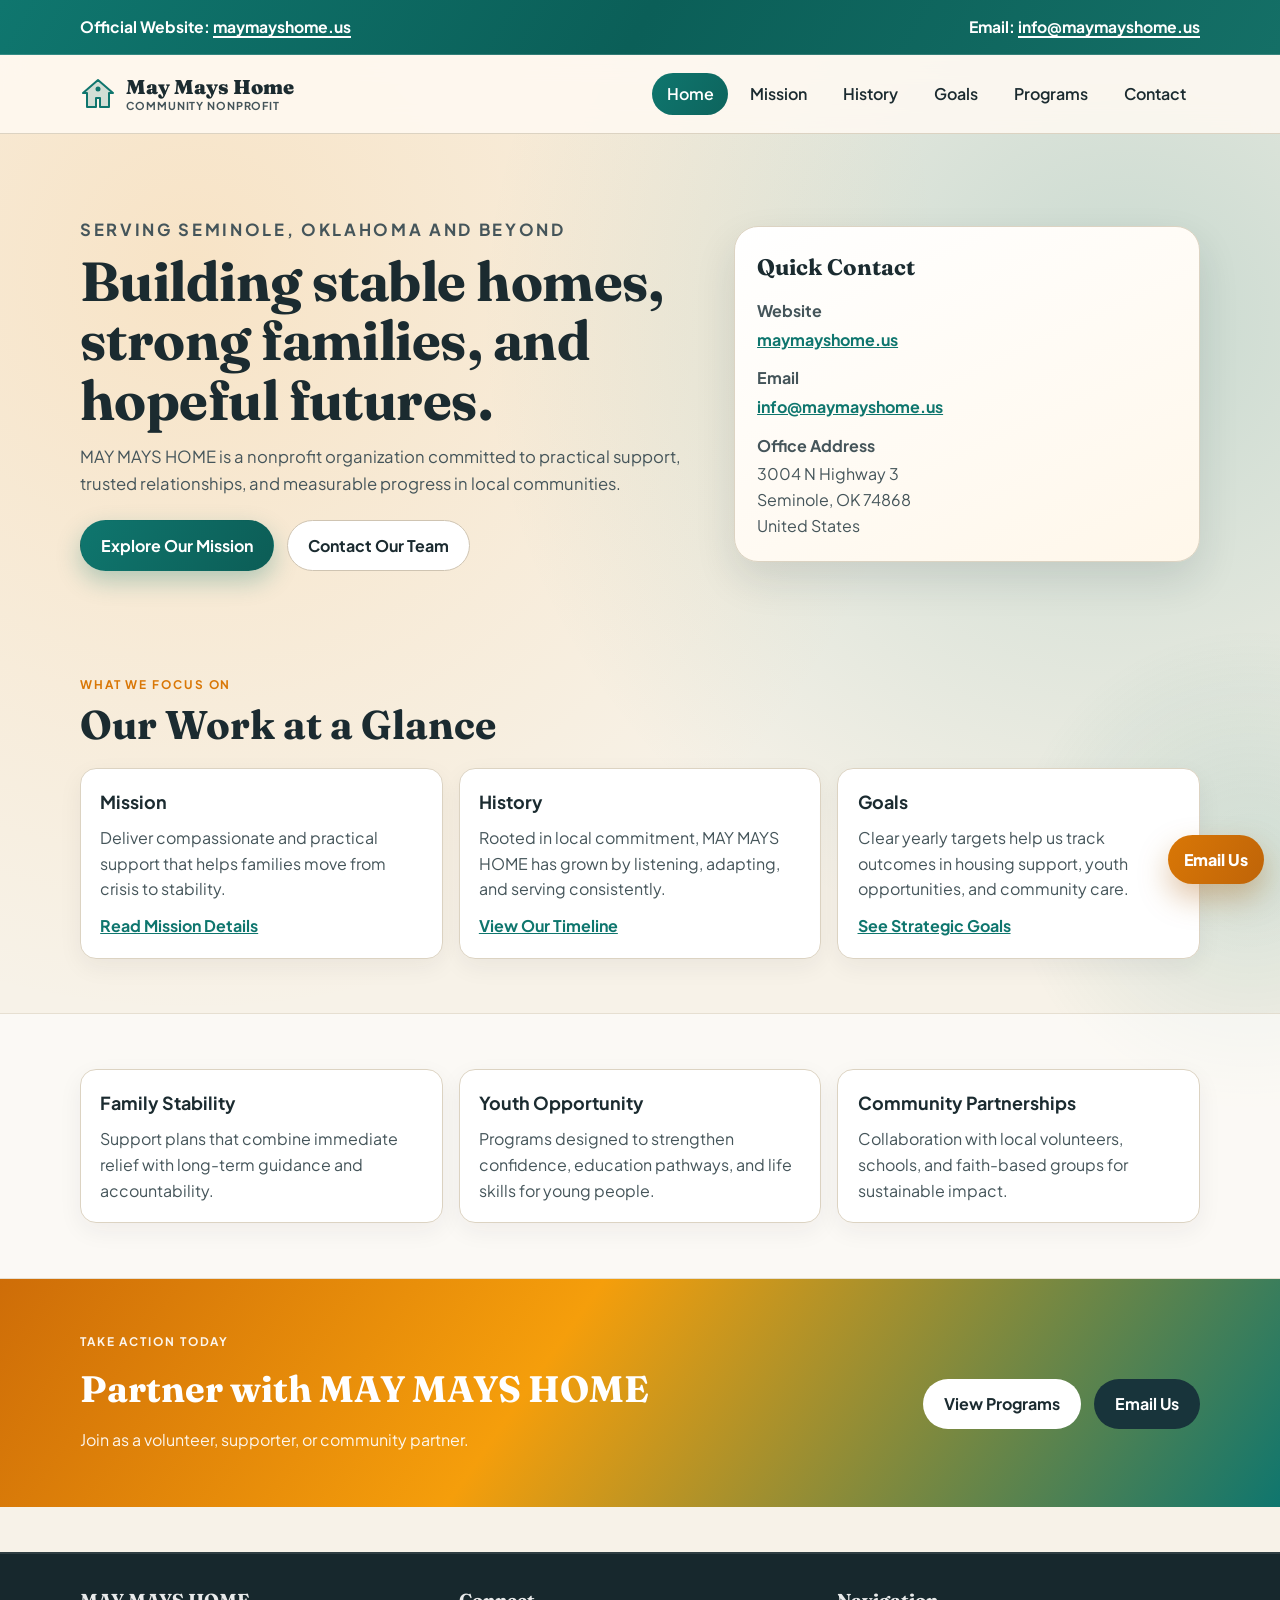
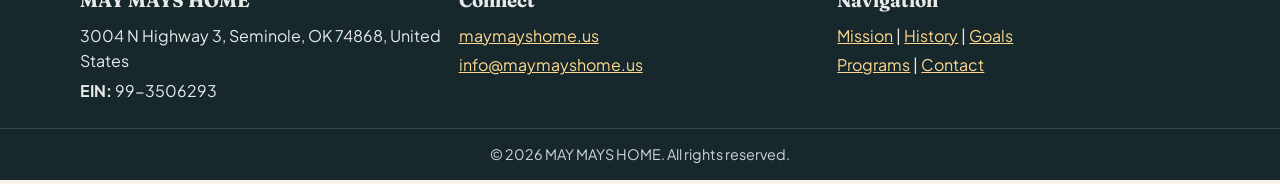
<file: index.html>
<!doctype html>
<html lang="en">
<head>
  <meta charset="utf-8">
  <meta name="viewport" content="width=device-width, initial-scale=1">
  <title>MAY MAYS HOME | Community Nonprofit</title>
  <meta name="description" content="MAY MAYS HOME supports families and neighborhoods through practical care, community programs, and long-term impact.">
  <link rel="preconnect" href="https://fonts.googleapis.com">
  <link rel="preconnect" href="https://fonts.gstatic.com" crossorigin>
  <link href="https://fonts.googleapis.com/css2?family=Fraunces:opsz,wght@9..144,500;9..144,700;9..144,900&family=Plus+Jakarta+Sans:wght@400;500;600;700&display=swap" rel="stylesheet">
  <link rel="stylesheet" href="assets/css/styles.css">
</head>
<body data-page="home">
  <div class="top-bar">
    <div class="container top-bar-inner">
      <p><strong>Official Website:</strong> <a href="https://maymayshome.us" target="_blank" rel="noopener">maymayshome.us</a></p>
      <p><strong>Email:</strong> <a href="mailto:info@maymayshome.us">info@maymayshome.us</a></p>
    </div>
  </div>

  <header class="site-header">
    <div class="container nav-wrap">
      <a class="logo" href="index.html">
        <svg class="logo-icon" viewBox="0 0 36 36" fill="none" xmlns="http://www.w3.org/2000/svg" aria-hidden="true">
          <path d="M18 4L3 17h4v14h9v-9h4v9h9V17h4L18 4z" fill="currentColor" opacity="0.18"/>
          <path d="M18 4L3 17h4v14h9v-9h4v9h9V17h4L18 4z" stroke="currentColor" stroke-width="2" stroke-linejoin="round"/>
          <circle cx="18" cy="13" r="2.5" fill="currentColor"/>
        </svg>
        <span class="logo-text">May Mays Home<em>Community Nonprofit</em></span>
      </a>
      <button class="menu-toggle" id="menu-toggle" aria-expanded="false" aria-controls="primary-nav">Menu</button>
      <nav class="primary-nav" id="primary-nav">
        <a data-nav="home" href="index.html">Home</a>
        <a data-nav="mission" href="mission.html">Mission</a>
        <a data-nav="history" href="history.html">History</a>
        <a data-nav="goals" href="goals.html">Goals</a>
        <a data-nav="programs" href="programs.html">Programs</a>
        <a data-nav="contact" href="contact.html">Contact</a>
      </nav>
    </div>
  </header>

  <main>
    <section class="hero hero-home">
      <div class="container hero-grid">
        <div class="hero-copy reveal">
          <p class="eyebrow">Serving Seminole, Oklahoma and Beyond</p>
          <h1>Building stable homes, strong families, and hopeful futures.</h1>
          <p>
            MAY MAYS HOME is a nonprofit organization committed to practical support, trusted relationships,
            and measurable progress in local communities.
          </p>
          <div class="hero-actions">
            <a class="btn btn-primary" href="mission.html">Explore Our Mission</a>
            <a class="btn btn-outline" href="contact.html">Contact Our Team</a>
          </div>
        </div>
        <aside class="hero-card reveal">
          <h2>Quick Contact</h2>
          <p>Website</p>
          <a href="https://maymayshome.us" target="_blank" rel="noopener">maymayshome.us</a>
          <p>Email</p>
          <a href="mailto:info@maymayshome.us">info@maymayshome.us</a>
          <p>Office Address</p>
          <address>3004 N Highway 3<br>Seminole, OK 74868<br>United States</address>
        </aside>
      </div>
    </section>

    <section class="section">
      <div class="container">
        <div class="section-head reveal">
          <p class="eyebrow">What We Focus On</p>
          <h2>Our Work at a Glance</h2>
        </div>
        <div class="card-grid three">
          <article class="info-card reveal">
            <h3>Mission</h3>
            <p>Deliver compassionate and practical support that helps families move from crisis to stability.</p>
            <a class="text-link" href="mission.html">Read Mission Details</a>
          </article>
          <article class="info-card reveal">
            <h3>History</h3>
            <p>Rooted in local commitment, MAY MAYS HOME has grown by listening, adapting, and serving consistently.</p>
            <a class="text-link" href="history.html">View Our Timeline</a>
          </article>
          <article class="info-card reveal">
            <h3>Goals</h3>
            <p>Clear yearly targets help us track outcomes in housing support, youth opportunities, and community care.</p>
            <a class="text-link" href="goals.html">See Strategic Goals</a>
          </article>
        </div>
      </div>
    </section>

    <section class="section section-soft">
      <div class="container">
        <div class="stat-grid">
          <article class="stat-card reveal">
            <h3>Family Stability</h3>
            <p>Support plans that combine immediate relief with long-term guidance and accountability.</p>
          </article>
          <article class="stat-card reveal">
            <h3>Youth Opportunity</h3>
            <p>Programs designed to strengthen confidence, education pathways, and life skills for young people.</p>
          </article>
          <article class="stat-card reveal">
            <h3>Community Partnerships</h3>
            <p>Collaboration with local volunteers, schools, and faith-based groups for sustainable impact.</p>
          </article>
        </div>
      </div>
    </section>

    <section class="section cta-band">
      <div class="container cta-band-inner reveal">
        <div>
          <p class="eyebrow">Take Action Today</p>
          <h2>Partner with MAY MAYS HOME</h2>
          <p>Join as a volunteer, supporter, or community partner.</p>
        </div>
        <div class="hero-actions">
          <a class="btn btn-light" href="programs.html">View Programs</a>
          <a class="btn btn-dark" href="mailto:info@maymayshome.us">Email Us</a>
        </div>
      </div>
    </section>
  </main>

  <footer class="site-footer">
    <div class="container footer-grid">
      <div>
        <h3>MAY MAYS HOME</h3>
        <p>3004 N Highway 3, Seminole, OK 74868, United States</p>
        <p><strong>EIN:</strong> 99-3506293</p>
      </div>
      <div>
        <h3>Connect</h3>
        <p><a href="https://maymayshome.us" target="_blank" rel="noopener">maymayshome.us</a></p>
        <p><a href="mailto:info@maymayshome.us">info@maymayshome.us</a></p>
      </div>
      <div>
        <h3>Navigation</h3>
        <p><a href="mission.html">Mission</a> | <a href="history.html">History</a> | <a href="goals.html">Goals</a></p>
        <p><a href="programs.html">Programs</a> | <a href="contact.html">Contact</a></p>
      </div>
    </div>
    <p class="copyright">© <span id="year"></span> MAY MAYS HOME. All rights reserved.</p>
  </footer>

  <a class="contact-float" href="mailto:info@maymayshome.us" aria-label="Email MAY MAYS HOME">Email Us</a>
  <script src="assets/js/main.js"></script>
</body>
</html>
</file>
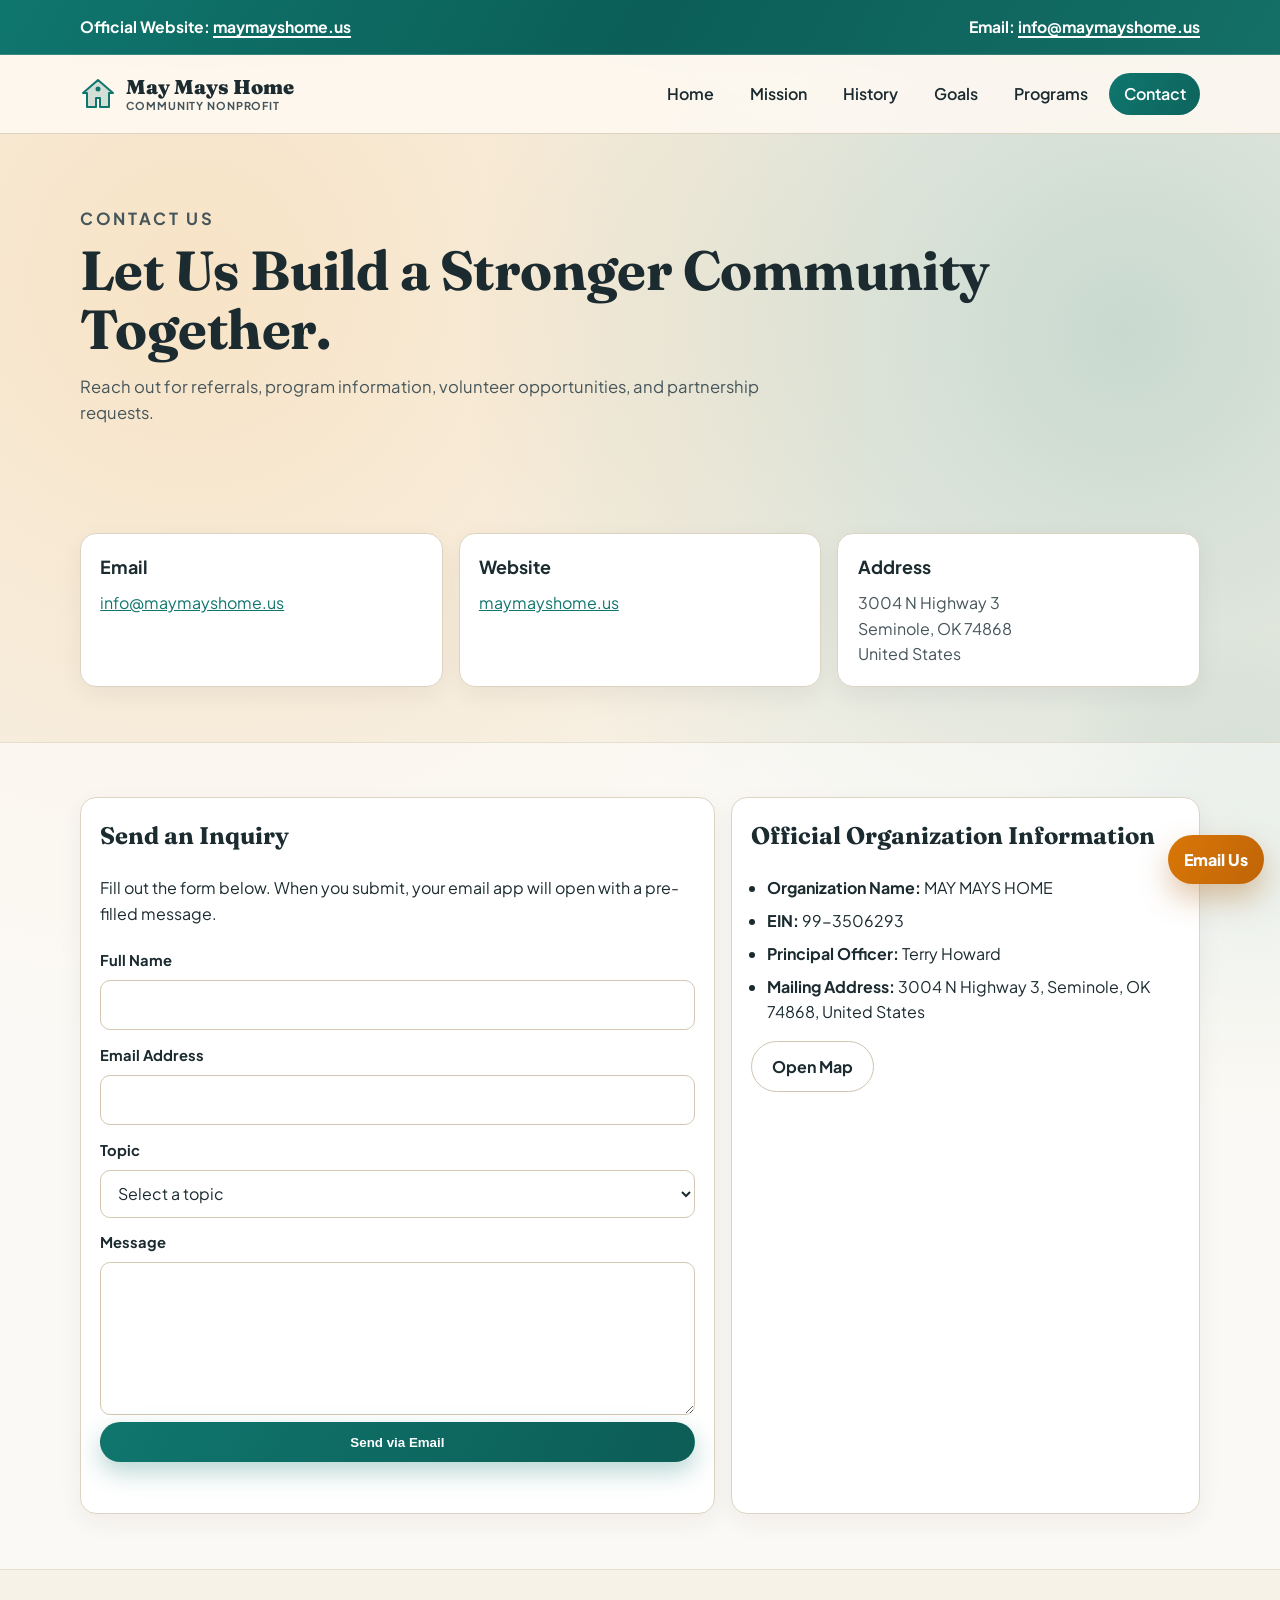
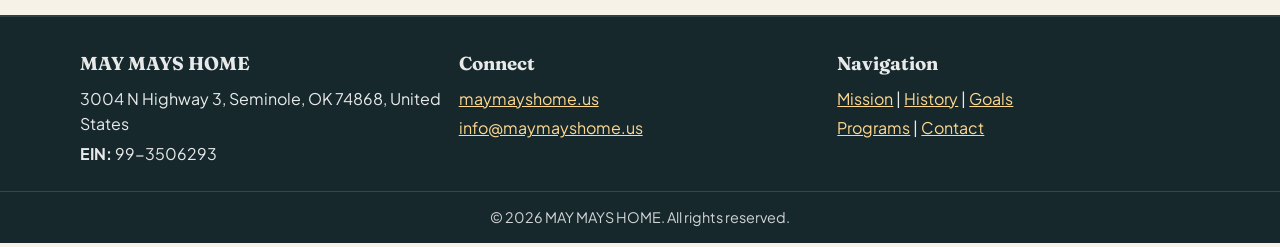
<file: contact.html>
<!doctype html>
<html lang="en">
<head>
  <meta charset="utf-8">
  <meta name="viewport" content="width=device-width, initial-scale=1">
  <title>Contact | MAY MAYS HOME</title>
  <meta name="description" content="Contact MAY MAYS HOME for partnerships, referrals, and volunteer opportunities.">
  <link rel="preconnect" href="https://fonts.googleapis.com">
  <link rel="preconnect" href="https://fonts.gstatic.com" crossorigin>
  <link href="https://fonts.googleapis.com/css2?family=Fraunces:opsz,wght@9..144,500;9..144,700;9..144,900&family=Plus+Jakarta+Sans:wght@400;500;600;700&display=swap" rel="stylesheet">
  <link rel="stylesheet" href="assets/css/styles.css">
</head>
<body data-page="contact">
  <div class="top-bar">
    <div class="container top-bar-inner">
      <p><strong>Official Website:</strong> <a href="https://maymayshome.us" target="_blank" rel="noopener">maymayshome.us</a></p>
      <p><strong>Email:</strong> <a href="mailto:info@maymayshome.us">info@maymayshome.us</a></p>
    </div>
  </div>

  <header class="site-header">
    <div class="container nav-wrap">
      <a class="logo" href="index.html">
        <svg class="logo-icon" viewBox="0 0 36 36" fill="none" xmlns="http://www.w3.org/2000/svg" aria-hidden="true">
          <path d="M18 4L3 17h4v14h9v-9h4v9h9V17h4L18 4z" fill="currentColor" opacity="0.18"/>
          <path d="M18 4L3 17h4v14h9v-9h4v9h9V17h4L18 4z" stroke="currentColor" stroke-width="2" stroke-linejoin="round"/>
          <circle cx="18" cy="13" r="2.5" fill="currentColor"/>
        </svg>
        <span class="logo-text">May Mays Home<em>Community Nonprofit</em></span>
      </a>
      <button class="menu-toggle" id="menu-toggle" aria-expanded="false" aria-controls="primary-nav">Menu</button>
      <nav class="primary-nav" id="primary-nav">
        <a data-nav="home" href="index.html">Home</a>
        <a data-nav="mission" href="mission.html">Mission</a>
        <a data-nav="history" href="history.html">History</a>
        <a data-nav="goals" href="goals.html">Goals</a>
        <a data-nav="programs" href="programs.html">Programs</a>
        <a data-nav="contact" href="contact.html">Contact</a>
      </nav>
    </div>
  </header>

  <main>
    <section class="hero hero-page">
      <div class="container hero-grid single">
        <div class="hero-copy reveal">
          <p class="eyebrow">Contact Us</p>
          <h1>Let Us Build a Stronger Community Together.</h1>
          <p>
            Reach out for referrals, program information, volunteer opportunities, and partnership requests.
          </p>
        </div>
      </div>
    </section>

    <section class="section">
      <div class="container">
        <div class="card-grid three">
          <article class="info-card reveal">
            <h3>Email</h3>
            <p><a href="mailto:info@maymayshome.us">info@maymayshome.us</a></p>
          </article>
          <article class="info-card reveal">
            <h3>Website</h3>
            <p><a href="https://maymayshome.us" target="_blank" rel="noopener">maymayshome.us</a></p>
          </article>
          <article class="info-card reveal">
            <h3>Address</h3>
            <p>3004 N Highway 3<br>Seminole, OK 74868<br>United States</p>
          </article>
        </div>
      </div>
    </section>

    <section class="section section-soft">
      <div class="container">
        <div class="contact-grid">
          <div class="contact-panel reveal">
            <h2>Send an Inquiry</h2>
            <p>Fill out the form below. When you submit, your email app will open with a pre-filled message.</p>
            <form id="contact-form" class="contact-form" novalidate>
              <label for="fullName">Full Name</label>
              <input id="fullName" name="fullName" type="text" required>

              <label for="email">Email Address</label>
              <input id="email" name="email" type="email" required>

              <label for="topic">Topic</label>
              <select id="topic" name="topic" required>
                <option value="">Select a topic</option>
                <option>Program Information</option>
                <option>Volunteer Interest</option>
                <option>Partnership Request</option>
                <option>General Inquiry</option>
              </select>

              <label for="message">Message</label>
              <textarea id="message" name="message" rows="5" required></textarea>

              <button type="submit" class="btn btn-primary">Send via Email</button>
              <p id="form-note" class="form-note" aria-live="polite"></p>
            </form>
          </div>

          <aside class="contact-panel reveal">
            <h2>Official Organization Information</h2>
            <ul class="detail-list">
              <li><strong>Organization Name:</strong> MAY MAYS HOME</li>
              <li><strong>EIN:</strong> 99-3506293</li>
              <li><strong>Principal Officer:</strong> Terry Howard</li>
              <li><strong>Mailing Address:</strong> 3004 N Highway 3, Seminole, OK 74868, United States</li>
            </ul>
            <a class="btn btn-outline" href="https://maps.google.com/?q=3004+N+Highway+3+Seminole+OK+74868" target="_blank" rel="noopener">Open Map</a>
          </aside>
        </div>
      </div>
    </section>
  </main>

  <footer class="site-footer">
    <div class="container footer-grid">
      <div>
        <h3>MAY MAYS HOME</h3>
        <p>3004 N Highway 3, Seminole, OK 74868, United States</p>
        <p><strong>EIN:</strong> 99-3506293</p>
      </div>
      <div>
        <h3>Connect</h3>
        <p><a href="https://maymayshome.us" target="_blank" rel="noopener">maymayshome.us</a></p>
        <p><a href="mailto:info@maymayshome.us">info@maymayshome.us</a></p>
      </div>
      <div>
        <h3>Navigation</h3>
        <p><a href="mission.html">Mission</a> | <a href="history.html">History</a> | <a href="goals.html">Goals</a></p>
        <p><a href="programs.html">Programs</a> | <a href="contact.html">Contact</a></p>
      </div>
    </div>
    <p class="copyright">© <span id="year"></span> MAY MAYS HOME. All rights reserved.</p>
  </footer>

  <a class="contact-float" href="mailto:info@maymayshome.us" aria-label="Email MAY MAYS HOME">Email Us</a>
  <script src="assets/js/main.js"></script>
</body>
</html>
</file>
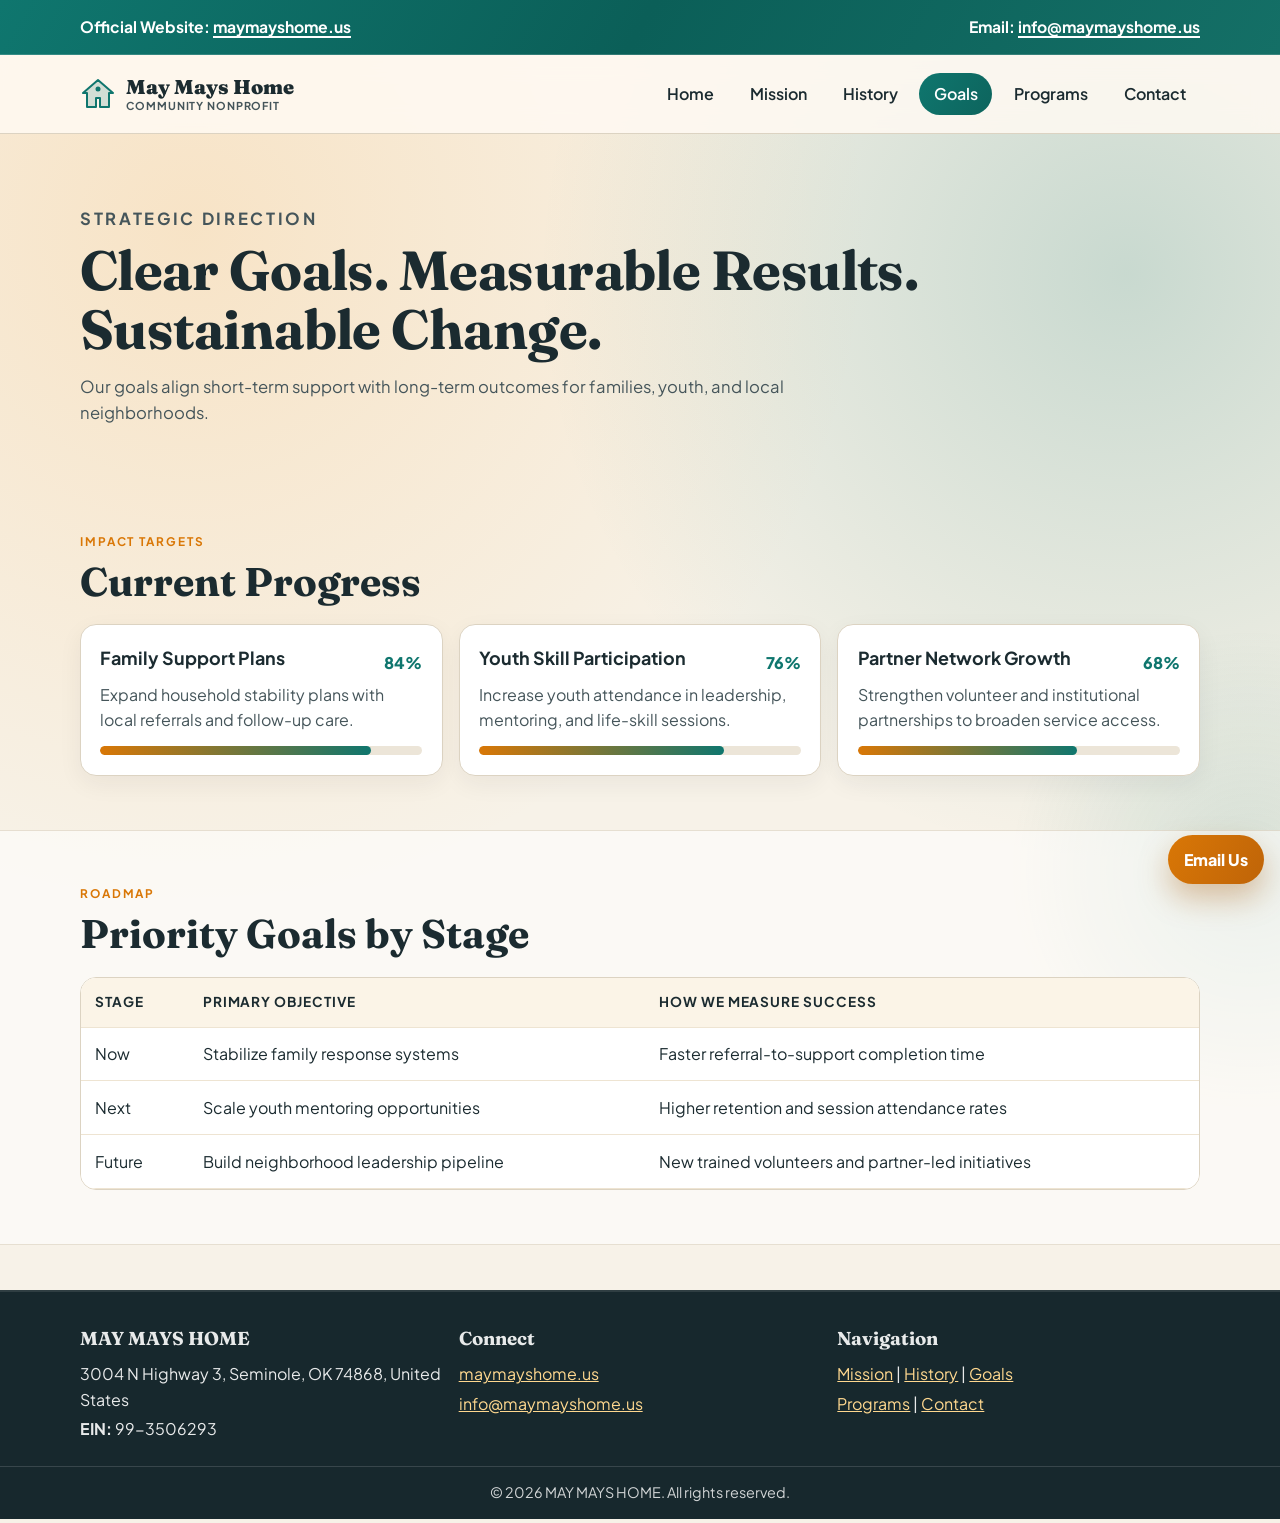
<file: goals.html>
<!doctype html>
<html lang="en">
<head>
  <meta charset="utf-8">
  <meta name="viewport" content="width=device-width, initial-scale=1">
  <title>Goals | MAY MAYS HOME</title>
  <meta name="description" content="Explore strategic goals and impact targets at MAY MAYS HOME.">
  <link rel="preconnect" href="https://fonts.googleapis.com">
  <link rel="preconnect" href="https://fonts.gstatic.com" crossorigin>
  <link href="https://fonts.googleapis.com/css2?family=Fraunces:opsz,wght@9..144,500;9..144,700;9..144,900&family=Plus+Jakarta+Sans:wght@400;500;600;700&display=swap" rel="stylesheet">
  <link rel="stylesheet" href="assets/css/styles.css">
</head>
<body data-page="goals">
  <div class="top-bar">
    <div class="container top-bar-inner">
      <p><strong>Official Website:</strong> <a href="https://maymayshome.us" target="_blank" rel="noopener">maymayshome.us</a></p>
      <p><strong>Email:</strong> <a href="mailto:info@maymayshome.us">info@maymayshome.us</a></p>
    </div>
  </div>

  <header class="site-header">
    <div class="container nav-wrap">
      <a class="logo" href="index.html">
        <svg class="logo-icon" viewBox="0 0 36 36" fill="none" xmlns="http://www.w3.org/2000/svg" aria-hidden="true">
          <path d="M18 4L3 17h4v14h9v-9h4v9h9V17h4L18 4z" fill="currentColor" opacity="0.18"/>
          <path d="M18 4L3 17h4v14h9v-9h4v9h9V17h4L18 4z" stroke="currentColor" stroke-width="2" stroke-linejoin="round"/>
          <circle cx="18" cy="13" r="2.5" fill="currentColor"/>
        </svg>
        <span class="logo-text">May Mays Home<em>Community Nonprofit</em></span>
      </a>
      <button class="menu-toggle" id="menu-toggle" aria-expanded="false" aria-controls="primary-nav">Menu</button>
      <nav class="primary-nav" id="primary-nav">
        <a data-nav="home" href="index.html">Home</a>
        <a data-nav="mission" href="mission.html">Mission</a>
        <a data-nav="history" href="history.html">History</a>
        <a data-nav="goals" href="goals.html">Goals</a>
        <a data-nav="programs" href="programs.html">Programs</a>
        <a data-nav="contact" href="contact.html">Contact</a>
      </nav>
    </div>
  </header>

  <main>
    <section class="hero hero-page">
      <div class="container hero-grid single">
        <div class="hero-copy reveal">
          <p class="eyebrow">Strategic Direction</p>
          <h1>Clear Goals. Measurable Results. Sustainable Change.</h1>
          <p>
            Our goals align short-term support with long-term outcomes for families, youth,
            and local neighborhoods.
          </p>
        </div>
      </div>
    </section>

    <section class="section">
      <div class="container">
        <div class="section-head reveal">
          <p class="eyebrow">Impact Targets</p>
          <h2>Current Progress</h2>
        </div>
        <div class="goal-list">
          <article class="goal-card reveal">
            <div class="goal-head">
              <h3>Family Support Plans</h3>
              <span>84%</span>
            </div>
            <p>Expand household stability plans with local referrals and follow-up care.</p>
            <div class="progress-track"><span class="progress-fill" data-progress="84"></span></div>
          </article>
          <article class="goal-card reveal">
            <div class="goal-head">
              <h3>Youth Skill Participation</h3>
              <span>76%</span>
            </div>
            <p>Increase youth attendance in leadership, mentoring, and life-skill sessions.</p>
            <div class="progress-track"><span class="progress-fill" data-progress="76"></span></div>
          </article>
          <article class="goal-card reveal">
            <div class="goal-head">
              <h3>Partner Network Growth</h3>
              <span>68%</span>
            </div>
            <p>Strengthen volunteer and institutional partnerships to broaden service access.</p>
            <div class="progress-track"><span class="progress-fill" data-progress="68"></span></div>
          </article>
        </div>
      </div>
    </section>

    <section class="section section-soft">
      <div class="container">
        <div class="section-head reveal">
          <p class="eyebrow">Roadmap</p>
          <h2>Priority Goals by Stage</h2>
        </div>
        <div class="table-wrap reveal">
          <table class="goals-table">
            <thead>
              <tr>
                <th>Stage</th>
                <th>Primary Objective</th>
                <th>How We Measure Success</th>
              </tr>
            </thead>
            <tbody>
              <tr>
                <td>Now</td>
                <td>Stabilize family response systems</td>
                <td>Faster referral-to-support completion time</td>
              </tr>
              <tr>
                <td>Next</td>
                <td>Scale youth mentoring opportunities</td>
                <td>Higher retention and session attendance rates</td>
              </tr>
              <tr>
                <td>Future</td>
                <td>Build neighborhood leadership pipeline</td>
                <td>New trained volunteers and partner-led initiatives</td>
              </tr>
            </tbody>
          </table>
        </div>
      </div>
    </section>
  </main>

  <footer class="site-footer">
    <div class="container footer-grid">
      <div>
        <h3>MAY MAYS HOME</h3>
        <p>3004 N Highway 3, Seminole, OK 74868, United States</p>
        <p><strong>EIN:</strong> 99-3506293</p>
      </div>
      <div>
        <h3>Connect</h3>
        <p><a href="https://maymayshome.us" target="_blank" rel="noopener">maymayshome.us</a></p>
        <p><a href="mailto:info@maymayshome.us">info@maymayshome.us</a></p>
      </div>
      <div>
        <h3>Navigation</h3>
        <p><a href="mission.html">Mission</a> | <a href="history.html">History</a> | <a href="goals.html">Goals</a></p>
        <p><a href="programs.html">Programs</a> | <a href="contact.html">Contact</a></p>
      </div>
    </div>
    <p class="copyright">© <span id="year"></span> MAY MAYS HOME. All rights reserved.</p>
  </footer>

  <a class="contact-float" href="mailto:info@maymayshome.us" aria-label="Email MAY MAYS HOME">Email Us</a>
  <script src="assets/js/main.js"></script>
</body>
</html>
</file>
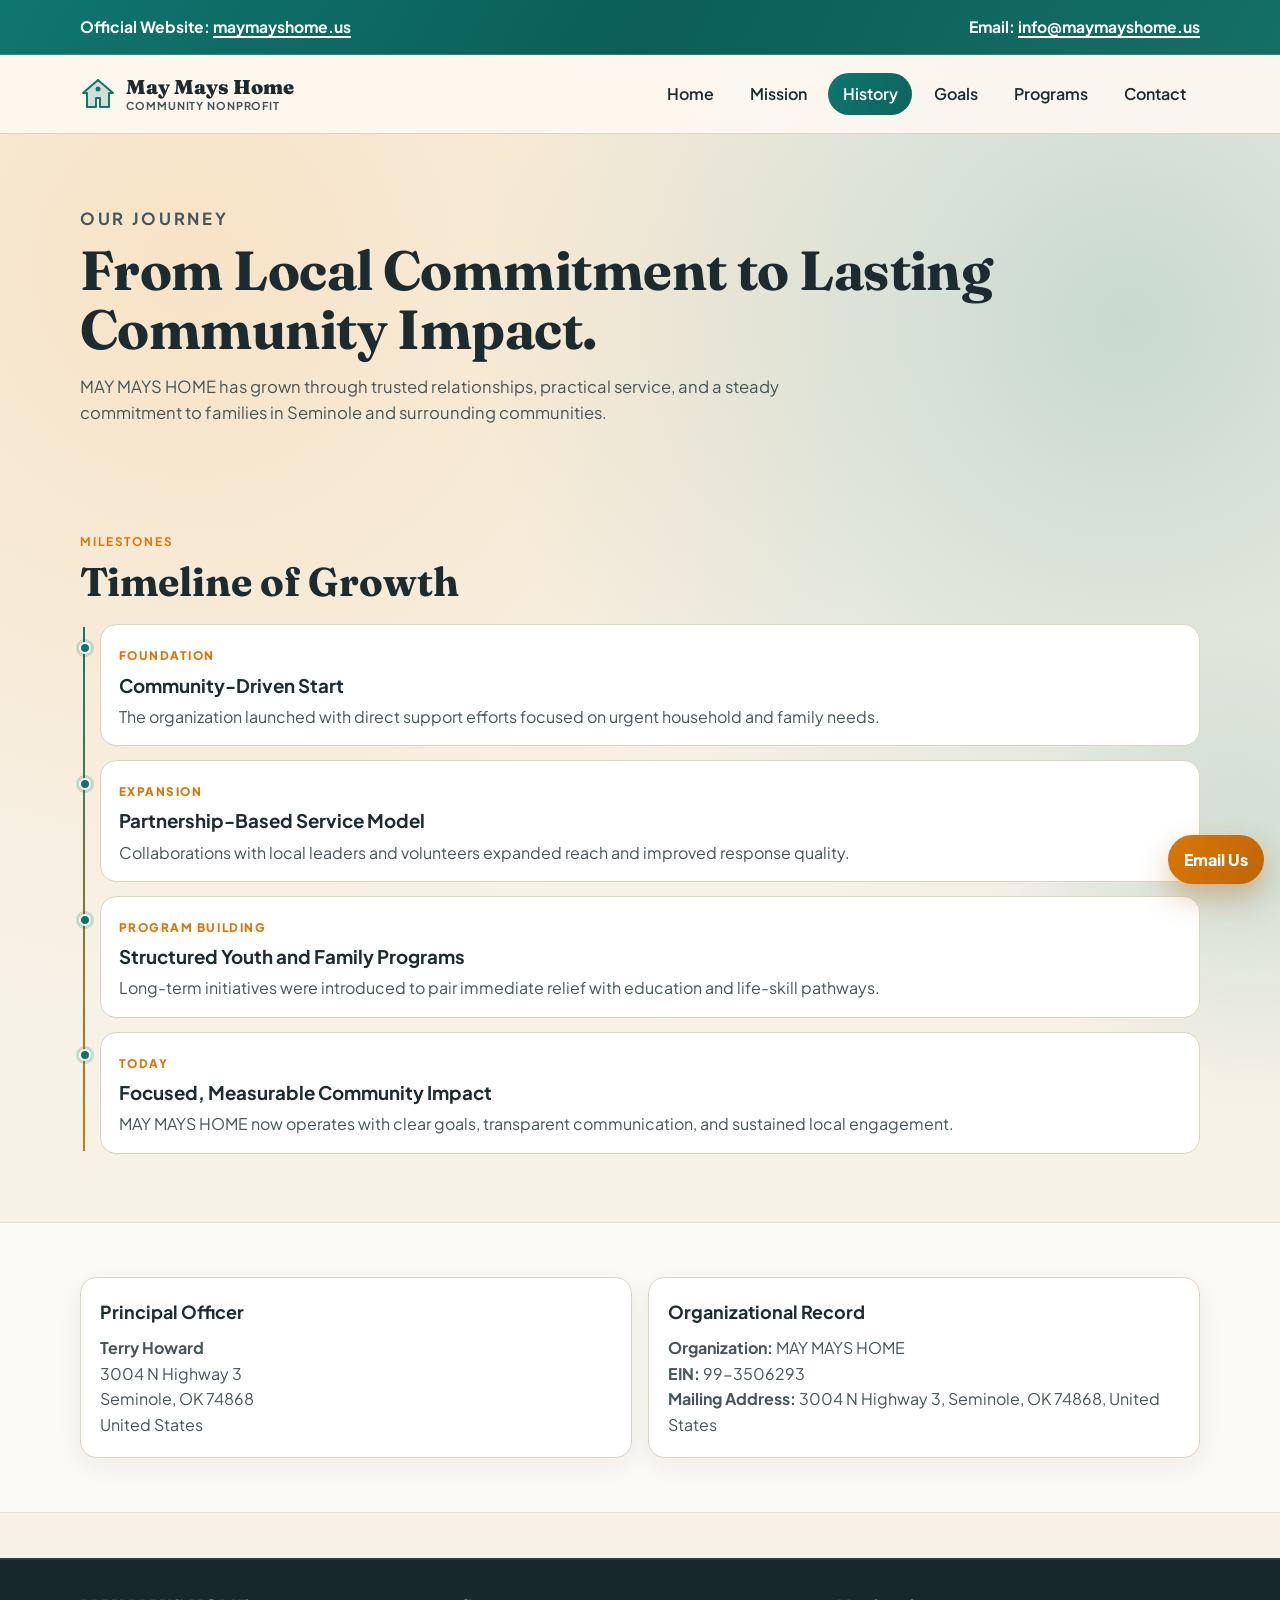
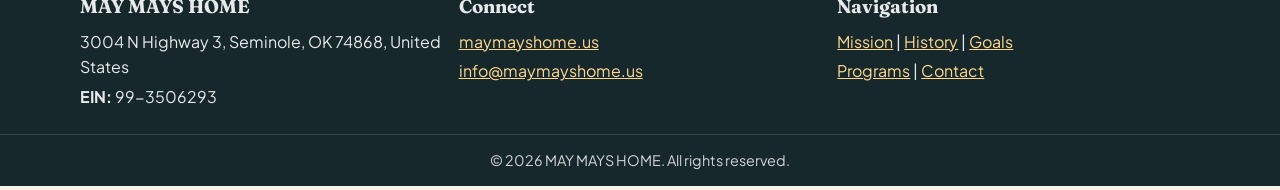
<file: history.html>
<!doctype html>
<html lang="en">
<head>
  <meta charset="utf-8">
  <meta name="viewport" content="width=device-width, initial-scale=1">
  <title>History | MAY MAYS HOME</title>
  <meta name="description" content="Discover the history and key milestones of MAY MAYS HOME.">
  <link rel="preconnect" href="https://fonts.googleapis.com">
  <link rel="preconnect" href="https://fonts.gstatic.com" crossorigin>
  <link href="https://fonts.googleapis.com/css2?family=Fraunces:opsz,wght@9..144,500;9..144,700;9..144,900&family=Plus+Jakarta+Sans:wght@400;500;600;700&display=swap" rel="stylesheet">
  <link rel="stylesheet" href="assets/css/styles.css">
</head>
<body data-page="history">
  <div class="top-bar">
    <div class="container top-bar-inner">
      <p><strong>Official Website:</strong> <a href="https://maymayshome.us" target="_blank" rel="noopener">maymayshome.us</a></p>
      <p><strong>Email:</strong> <a href="mailto:info@maymayshome.us">info@maymayshome.us</a></p>
    </div>
  </div>

  <header class="site-header">
    <div class="container nav-wrap">
      <a class="logo" href="index.html">
        <svg class="logo-icon" viewBox="0 0 36 36" fill="none" xmlns="http://www.w3.org/2000/svg" aria-hidden="true">
          <path d="M18 4L3 17h4v14h9v-9h4v9h9V17h4L18 4z" fill="currentColor" opacity="0.18"/>
          <path d="M18 4L3 17h4v14h9v-9h4v9h9V17h4L18 4z" stroke="currentColor" stroke-width="2" stroke-linejoin="round"/>
          <circle cx="18" cy="13" r="2.5" fill="currentColor"/>
        </svg>
        <span class="logo-text">May Mays Home<em>Community Nonprofit</em></span>
      </a>
      <button class="menu-toggle" id="menu-toggle" aria-expanded="false" aria-controls="primary-nav">Menu</button>
      <nav class="primary-nav" id="primary-nav">
        <a data-nav="home" href="index.html">Home</a>
        <a data-nav="mission" href="mission.html">Mission</a>
        <a data-nav="history" href="history.html">History</a>
        <a data-nav="goals" href="goals.html">Goals</a>
        <a data-nav="programs" href="programs.html">Programs</a>
        <a data-nav="contact" href="contact.html">Contact</a>
      </nav>
    </div>
  </header>

  <main>
    <section class="hero hero-page">
      <div class="container hero-grid single">
        <div class="hero-copy reveal">
          <p class="eyebrow">Our Journey</p>
          <h1>From Local Commitment to Lasting Community Impact.</h1>
          <p>
            MAY MAYS HOME has grown through trusted relationships, practical service,
            and a steady commitment to families in Seminole and surrounding communities.
          </p>
        </div>
      </div>
    </section>

    <section class="section">
      <div class="container">
        <div class="section-head reveal">
          <p class="eyebrow">Milestones</p>
          <h2>Timeline of Growth</h2>
        </div>
        <div class="timeline">
          <article class="timeline-item reveal">
            <span class="timeline-year">Foundation</span>
            <h3>Community-Driven Start</h3>
            <p>The organization launched with direct support efforts focused on urgent household and family needs.</p>
          </article>
          <article class="timeline-item reveal">
            <span class="timeline-year">Expansion</span>
            <h3>Partnership-Based Service Model</h3>
            <p>Collaborations with local leaders and volunteers expanded reach and improved response quality.</p>
          </article>
          <article class="timeline-item reveal">
            <span class="timeline-year">Program Building</span>
            <h3>Structured Youth and Family Programs</h3>
            <p>Long-term initiatives were introduced to pair immediate relief with education and life-skill pathways.</p>
          </article>
          <article class="timeline-item reveal">
            <span class="timeline-year">Today</span>
            <h3>Focused, Measurable Community Impact</h3>
            <p>MAY MAYS HOME now operates with clear goals, transparent communication, and sustained local engagement.</p>
          </article>
        </div>
      </div>
    </section>

    <section class="section section-soft">
      <div class="container">
        <div class="card-grid two">
          <article class="info-card reveal">
            <h3>Principal Officer</h3>
            <p><strong>Terry Howard</strong></p>
            <p>3004 N Highway 3<br>Seminole, OK 74868<br>United States</p>
          </article>
          <article class="info-card reveal">
            <h3>Organizational Record</h3>
            <p><strong>Organization:</strong> MAY MAYS HOME</p>
            <p><strong>EIN:</strong> 99-3506293</p>
            <p><strong>Mailing Address:</strong> 3004 N Highway 3, Seminole, OK 74868, United States</p>
          </article>
        </div>
      </div>
    </section>
  </main>

  <footer class="site-footer">
    <div class="container footer-grid">
      <div>
        <h3>MAY MAYS HOME</h3>
        <p>3004 N Highway 3, Seminole, OK 74868, United States</p>
        <p><strong>EIN:</strong> 99-3506293</p>
      </div>
      <div>
        <h3>Connect</h3>
        <p><a href="https://maymayshome.us" target="_blank" rel="noopener">maymayshome.us</a></p>
        <p><a href="mailto:info@maymayshome.us">info@maymayshome.us</a></p>
      </div>
      <div>
        <h3>Navigation</h3>
        <p><a href="mission.html">Mission</a> | <a href="history.html">History</a> | <a href="goals.html">Goals</a></p>
        <p><a href="programs.html">Programs</a> | <a href="contact.html">Contact</a></p>
      </div>
    </div>
    <p class="copyright">© <span id="year"></span> MAY MAYS HOME. All rights reserved.</p>
  </footer>

  <a class="contact-float" href="mailto:info@maymayshome.us" aria-label="Email MAY MAYS HOME">Email Us</a>
  <script src="assets/js/main.js"></script>
</body>
</html>
</file>
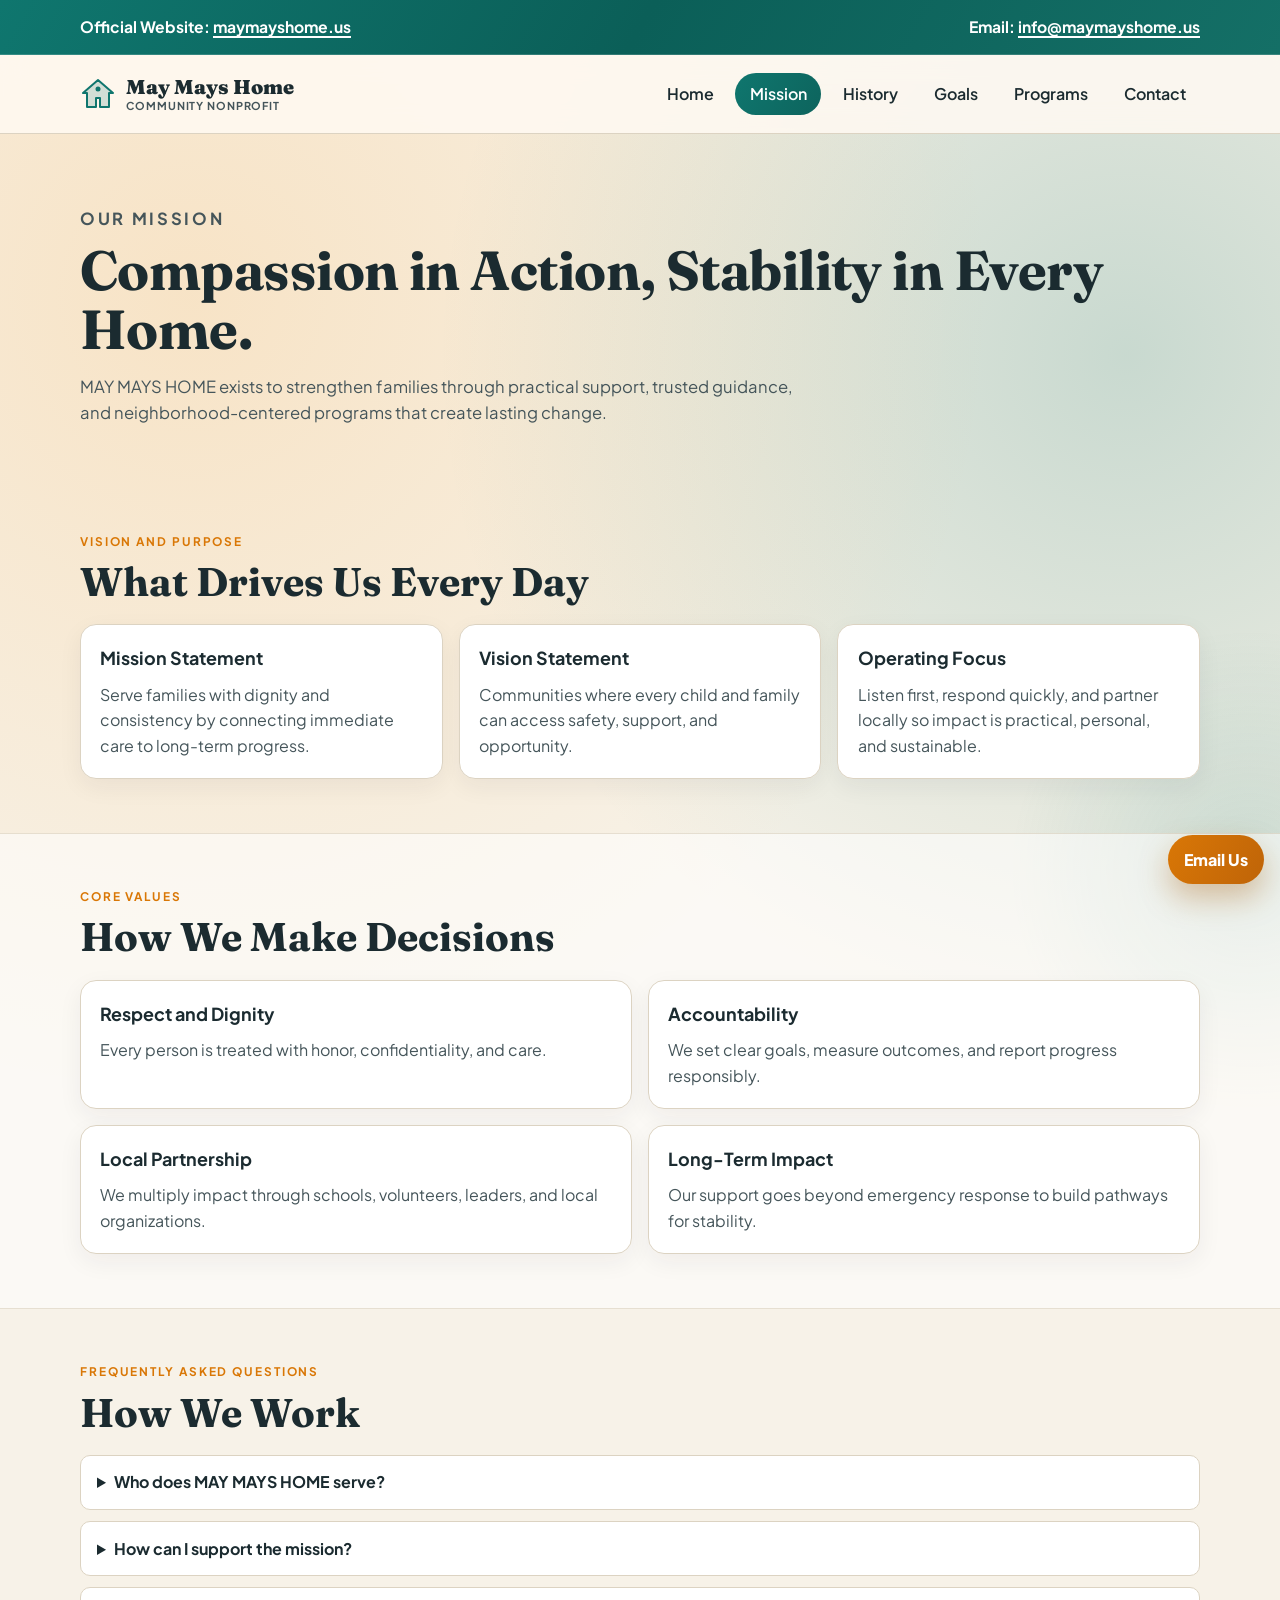
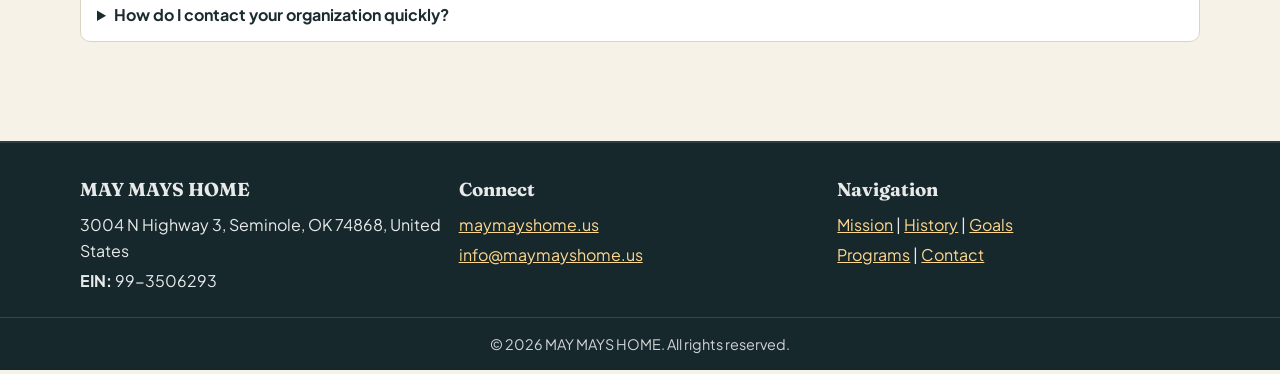
<file: mission.html>
<!doctype html>
<html lang="en">
<head>
  <meta charset="utf-8">
  <meta name="viewport" content="width=device-width, initial-scale=1">
  <title>Mission | MAY MAYS HOME</title>
  <meta name="description" content="Learn the mission, vision, and core values that guide MAY MAYS HOME.">
  <link rel="preconnect" href="https://fonts.googleapis.com">
  <link rel="preconnect" href="https://fonts.gstatic.com" crossorigin>
  <link href="https://fonts.googleapis.com/css2?family=Fraunces:opsz,wght@9..144,500;9..144,700;9..144,900&family=Plus+Jakarta+Sans:wght@400;500;600;700&display=swap" rel="stylesheet">
  <link rel="stylesheet" href="assets/css/styles.css">
</head>
<body data-page="mission">
  <div class="top-bar">
    <div class="container top-bar-inner">
      <p><strong>Official Website:</strong> <a href="https://maymayshome.us" target="_blank" rel="noopener">maymayshome.us</a></p>
      <p><strong>Email:</strong> <a href="mailto:info@maymayshome.us">info@maymayshome.us</a></p>
    </div>
  </div>

  <header class="site-header">
    <div class="container nav-wrap">
      <a class="logo" href="index.html">
        <svg class="logo-icon" viewBox="0 0 36 36" fill="none" xmlns="http://www.w3.org/2000/svg" aria-hidden="true">
          <path d="M18 4L3 17h4v14h9v-9h4v9h9V17h4L18 4z" fill="currentColor" opacity="0.18"/>
          <path d="M18 4L3 17h4v14h9v-9h4v9h9V17h4L18 4z" stroke="currentColor" stroke-width="2" stroke-linejoin="round"/>
          <circle cx="18" cy="13" r="2.5" fill="currentColor"/>
        </svg>
        <span class="logo-text">May Mays Home<em>Community Nonprofit</em></span>
      </a>
      <button class="menu-toggle" id="menu-toggle" aria-expanded="false" aria-controls="primary-nav">Menu</button>
      <nav class="primary-nav" id="primary-nav">
        <a data-nav="home" href="index.html">Home</a>
        <a data-nav="mission" href="mission.html">Mission</a>
        <a data-nav="history" href="history.html">History</a>
        <a data-nav="goals" href="goals.html">Goals</a>
        <a data-nav="programs" href="programs.html">Programs</a>
        <a data-nav="contact" href="contact.html">Contact</a>
      </nav>
    </div>
  </header>

  <main>
    <section class="hero hero-page">
      <div class="container hero-grid single">
        <div class="hero-copy reveal">
          <p class="eyebrow">Our Mission</p>
          <h1>Compassion in Action, Stability in Every Home.</h1>
          <p>
            MAY MAYS HOME exists to strengthen families through practical support, trusted guidance,
            and neighborhood-centered programs that create lasting change.
          </p>
        </div>
      </div>
    </section>

    <section class="section">
      <div class="container">
        <div class="section-head reveal">
          <p class="eyebrow">Vision and Purpose</p>
          <h2>What Drives Us Every Day</h2>
        </div>
        <div class="card-grid three">
          <article class="info-card reveal">
            <h3>Mission Statement</h3>
            <p>Serve families with dignity and consistency by connecting immediate care to long-term progress.</p>
          </article>
          <article class="info-card reveal">
            <h3>Vision Statement</h3>
            <p>Communities where every child and family can access safety, support, and opportunity.</p>
          </article>
          <article class="info-card reveal">
            <h3>Operating Focus</h3>
            <p>Listen first, respond quickly, and partner locally so impact is practical, personal, and sustainable.</p>
          </article>
        </div>
      </div>
    </section>

    <section class="section section-soft">
      <div class="container">
        <div class="section-head reveal">
          <p class="eyebrow">Core Values</p>
          <h2>How We Make Decisions</h2>
        </div>
        <div class="card-grid two">
          <article class="value-card reveal">
            <h3>Respect and Dignity</h3>
            <p>Every person is treated with honor, confidentiality, and care.</p>
          </article>
          <article class="value-card reveal">
            <h3>Accountability</h3>
            <p>We set clear goals, measure outcomes, and report progress responsibly.</p>
          </article>
          <article class="value-card reveal">
            <h3>Local Partnership</h3>
            <p>We multiply impact through schools, volunteers, leaders, and local organizations.</p>
          </article>
          <article class="value-card reveal">
            <h3>Long-Term Impact</h3>
            <p>Our support goes beyond emergency response to build pathways for stability.</p>
          </article>
        </div>
      </div>
    </section>

    <section class="section">
      <div class="container">
        <div class="section-head reveal">
          <p class="eyebrow">Frequently Asked Questions</p>
          <h2>How We Work</h2>
        </div>
        <div class="faq-list reveal">
          <details>
            <summary>Who does MAY MAYS HOME serve?</summary>
            <p>We support individuals and families in need of practical resources, guidance, and community connection.</p>
          </details>
          <details>
            <summary>How can I support the mission?</summary>
            <p>You can volunteer, share referrals, sponsor program needs, or partner with us through community initiatives.</p>
          </details>
          <details>
            <summary>How do I contact your organization quickly?</summary>
            <p>Email us at <a href="mailto:info@maymayshome.us">info@maymayshome.us</a> or visit <a href="https://maymayshome.us" target="_blank" rel="noopener">maymayshome.us</a>.</p>
          </details>
        </div>
      </div>
    </section>
  </main>

  <footer class="site-footer">
    <div class="container footer-grid">
      <div>
        <h3>MAY MAYS HOME</h3>
        <p>3004 N Highway 3, Seminole, OK 74868, United States</p>
        <p><strong>EIN:</strong> 99-3506293</p>
      </div>
      <div>
        <h3>Connect</h3>
        <p><a href="https://maymayshome.us" target="_blank" rel="noopener">maymayshome.us</a></p>
        <p><a href="mailto:info@maymayshome.us">info@maymayshome.us</a></p>
      </div>
      <div>
        <h3>Navigation</h3>
        <p><a href="mission.html">Mission</a> | <a href="history.html">History</a> | <a href="goals.html">Goals</a></p>
        <p><a href="programs.html">Programs</a> | <a href="contact.html">Contact</a></p>
      </div>
    </div>
    <p class="copyright">© <span id="year"></span> MAY MAYS HOME. All rights reserved.</p>
  </footer>

  <a class="contact-float" href="mailto:info@maymayshome.us" aria-label="Email MAY MAYS HOME">Email Us</a>
  <script src="assets/js/main.js"></script>
</body>
</html>
</file>
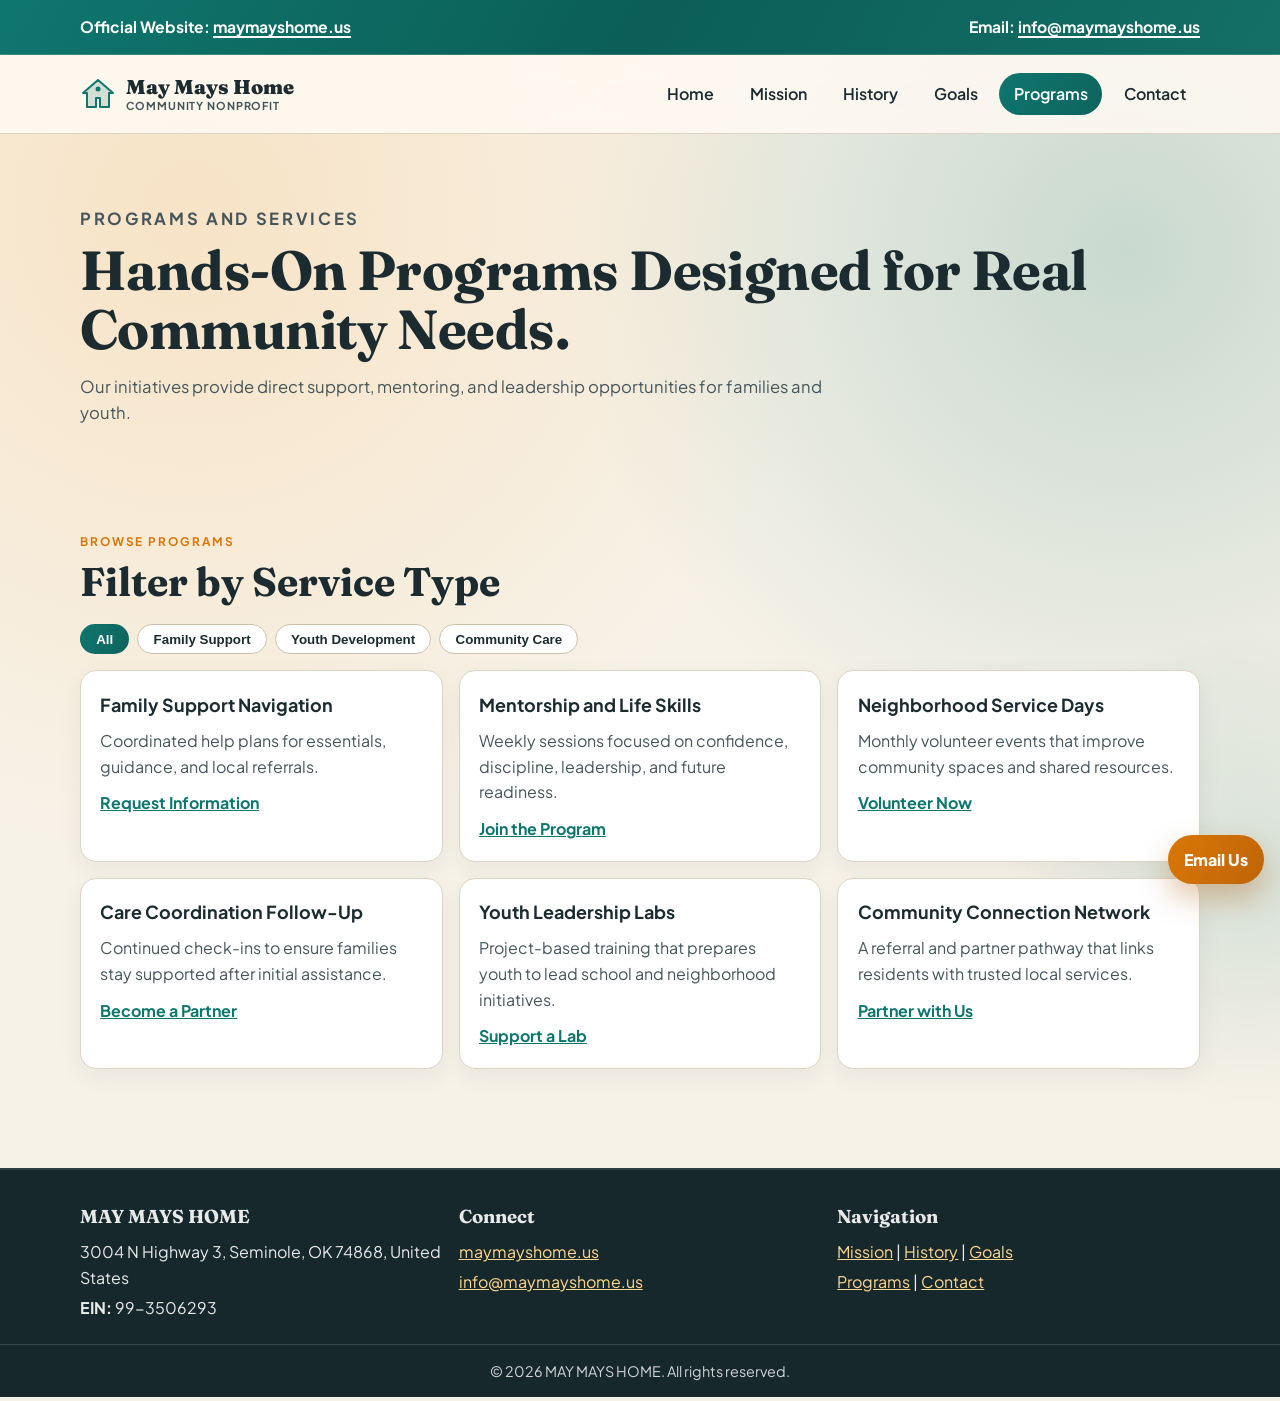
<file: programs.html>
<!doctype html>
<html lang="en">
<head>
  <meta charset="utf-8">
  <meta name="viewport" content="width=device-width, initial-scale=1">
  <title>Programs | MAY MAYS HOME</title>
  <meta name="description" content="Explore active programs and participation opportunities at MAY MAYS HOME.">
  <link rel="preconnect" href="https://fonts.googleapis.com">
  <link rel="preconnect" href="https://fonts.gstatic.com" crossorigin>
  <link href="https://fonts.googleapis.com/css2?family=Fraunces:opsz,wght@9..144,500;9..144,700;9..144,900&family=Plus+Jakarta+Sans:wght@400;500;600;700&display=swap" rel="stylesheet">
  <link rel="stylesheet" href="assets/css/styles.css">
</head>
<body data-page="programs">
  <div class="top-bar">
    <div class="container top-bar-inner">
      <p><strong>Official Website:</strong> <a href="https://maymayshome.us" target="_blank" rel="noopener">maymayshome.us</a></p>
      <p><strong>Email:</strong> <a href="mailto:info@maymayshome.us">info@maymayshome.us</a></p>
    </div>
  </div>

  <header class="site-header">
    <div class="container nav-wrap">
      <a class="logo" href="index.html">
        <svg class="logo-icon" viewBox="0 0 36 36" fill="none" xmlns="http://www.w3.org/2000/svg" aria-hidden="true">
          <path d="M18 4L3 17h4v14h9v-9h4v9h9V17h4L18 4z" fill="currentColor" opacity="0.18"/>
          <path d="M18 4L3 17h4v14h9v-9h4v9h9V17h4L18 4z" stroke="currentColor" stroke-width="2" stroke-linejoin="round"/>
          <circle cx="18" cy="13" r="2.5" fill="currentColor"/>
        </svg>
        <span class="logo-text">May Mays Home<em>Community Nonprofit</em></span>
      </a>
      <button class="menu-toggle" id="menu-toggle" aria-expanded="false" aria-controls="primary-nav">Menu</button>
      <nav class="primary-nav" id="primary-nav">
        <a data-nav="home" href="index.html">Home</a>
        <a data-nav="mission" href="mission.html">Mission</a>
        <a data-nav="history" href="history.html">History</a>
        <a data-nav="goals" href="goals.html">Goals</a>
        <a data-nav="programs" href="programs.html">Programs</a>
        <a data-nav="contact" href="contact.html">Contact</a>
      </nav>
    </div>
  </header>

  <main>
    <section class="hero hero-page">
      <div class="container hero-grid single">
        <div class="hero-copy reveal">
          <p class="eyebrow">Programs and Services</p>
          <h1>Hands-On Programs Designed for Real Community Needs.</h1>
          <p>
            Our initiatives provide direct support, mentoring, and leadership opportunities
            for families and youth.
          </p>
        </div>
      </div>
    </section>

    <section class="section">
      <div class="container">
        <div class="section-head reveal">
          <p class="eyebrow">Browse Programs</p>
          <h2>Filter by Service Type</h2>
        </div>

        <div class="filter-bar reveal" role="tablist" aria-label="Program filters">
          <button class="filter-btn active" data-filter="all">All</button>
          <button class="filter-btn" data-filter="family">Family Support</button>
          <button class="filter-btn" data-filter="youth">Youth Development</button>
          <button class="filter-btn" data-filter="community">Community Care</button>
        </div>

        <div class="card-grid three" id="program-grid">
          <article class="program-card reveal" data-category="family">
            <h3>Family Support Navigation</h3>
            <p>Coordinated help plans for essentials, guidance, and local referrals.</p>
            <a class="text-link" href="mailto:info@maymayshome.us?subject=Family%20Support%20Navigation">Request Information</a>
          </article>
          <article class="program-card reveal" data-category="youth">
            <h3>Mentorship and Life Skills</h3>
            <p>Weekly sessions focused on confidence, discipline, leadership, and future readiness.</p>
            <a class="text-link" href="mailto:info@maymayshome.us?subject=Mentorship%20and%20Life%20Skills">Join the Program</a>
          </article>
          <article class="program-card reveal" data-category="community">
            <h3>Neighborhood Service Days</h3>
            <p>Monthly volunteer events that improve community spaces and shared resources.</p>
            <a class="text-link" href="mailto:info@maymayshome.us?subject=Neighborhood%20Service%20Days">Volunteer Now</a>
          </article>
          <article class="program-card reveal" data-category="family">
            <h3>Care Coordination Follow-Up</h3>
            <p>Continued check-ins to ensure families stay supported after initial assistance.</p>
            <a class="text-link" href="mailto:info@maymayshome.us?subject=Care%20Coordination%20Follow-Up">Become a Partner</a>
          </article>
          <article class="program-card reveal" data-category="youth">
            <h3>Youth Leadership Labs</h3>
            <p>Project-based training that prepares youth to lead school and neighborhood initiatives.</p>
            <a class="text-link" href="mailto:info@maymayshome.us?subject=Youth%20Leadership%20Labs">Support a Lab</a>
          </article>
          <article class="program-card reveal" data-category="community">
            <h3>Community Connection Network</h3>
            <p>A referral and partner pathway that links residents with trusted local services.</p>
            <a class="text-link" href="mailto:info@maymayshome.us?subject=Community%20Connection%20Network">Partner with Us</a>
          </article>
        </div>
      </div>
    </section>
  </main>

  <footer class="site-footer">
    <div class="container footer-grid">
      <div>
        <h3>MAY MAYS HOME</h3>
        <p>3004 N Highway 3, Seminole, OK 74868, United States</p>
        <p><strong>EIN:</strong> 99-3506293</p>
      </div>
      <div>
        <h3>Connect</h3>
        <p><a href="https://maymayshome.us" target="_blank" rel="noopener">maymayshome.us</a></p>
        <p><a href="mailto:info@maymayshome.us">info@maymayshome.us</a></p>
      </div>
      <div>
        <h3>Navigation</h3>
        <p><a href="mission.html">Mission</a> | <a href="history.html">History</a> | <a href="goals.html">Goals</a></p>
        <p><a href="programs.html">Programs</a> | <a href="contact.html">Contact</a></p>
      </div>
    </div>
    <p class="copyright">© <span id="year"></span> MAY MAYS HOME. All rights reserved.</p>
  </footer>

  <a class="contact-float" href="mailto:info@maymayshome.us" aria-label="Email MAY MAYS HOME">Email Us</a>
  <script src="assets/js/main.js"></script>
</body>
</html>
</file>
<file: assets/css/styles.css>
:root {
  --bg-main: #f7f2e8;
  --bg-soft: #fffaf2;
  --bg-card: #ffffff;
  --ink-strong: #1b2b30;
  --ink-soft: #45555a;
  --teal: #0f766e;
  --teal-deep: #0b5f58;
  --amber: #d97706;
  --amber-soft: #f59e0b;
  --line: #dcd3c2;
  --shadow: 0 18px 40px rgba(27, 43, 48, 0.12);
  --radius-lg: 24px;
  --radius-md: 16px;
  --radius-sm: 10px;
  --font-display: "Fraunces", "Times New Roman", serif;
  --font-body: "Plus Jakarta Sans", "Helvetica Neue", sans-serif;
}

*,
*::before,
*::after {
  box-sizing: border-box;
}

html {
  scroll-behavior: smooth;
}

body {
  margin: 0;
  font-family: var(--font-body);
  color: var(--ink-strong);
  background:
    radial-gradient(circle at 15% 15%, rgba(249, 169, 63, 0.2), transparent 40%),
    radial-gradient(circle at 88% 18%, rgba(15, 118, 110, 0.2), transparent 35%),
    var(--bg-main);
  line-height: 1.6;
  min-height: 100vh;
  position: relative;
}

body::before {
  content: "";
  position: fixed;
  inset: auto -220px -220px auto;
  width: 500px;
  height: 500px;
  background: radial-gradient(circle, rgba(15, 118, 110, 0.14) 0%, transparent 68%);
  pointer-events: none;
  z-index: -1;
}

a {
  color: var(--teal);
}

a:hover {
  color: var(--teal-deep);
}

.container {
  width: min(1120px, 92%);
  margin: 0 auto;
}

.top-bar {
  background: linear-gradient(120deg, #0f766e 0%, #0b5f58 50%, #146f66 100%);
  color: #fff;
  border-bottom: 1px solid rgba(255, 255, 255, 0.16);
}

.top-bar-inner {
  display: flex;
  justify-content: space-between;
  gap: 1rem;
  align-items: center;
  padding: 0.9rem 0;
  flex-wrap: wrap;
}

.top-bar p {
  margin: 0;
  font-size: 0.98rem;
}

.top-bar a {
  color: #fff;
  font-weight: 700;
  text-decoration: underline;
  text-decoration-thickness: 2px;
  text-underline-offset: 3px;
}

.site-header {
  backdrop-filter: blur(12px);
  background: rgba(255, 250, 242, 0.85);
  border-bottom: 1px solid var(--line);
  position: sticky;
  top: 0;
  z-index: 50;
}

.nav-wrap {
  display: flex;
  align-items: center;
  justify-content: space-between;
  gap: 1rem;
  min-height: 78px;
}

.logo {
  display: flex;
  align-items: center;
  gap: 0.65rem;
  text-decoration: none;
  color: var(--ink-strong);
}

.logo-icon {
  flex-shrink: 0;
  width: 36px;
  height: 36px;
  color: var(--teal);
}

.logo-text {
  display: flex;
  flex-direction: column;
  font-family: var(--font-display);
  font-size: 1.25rem;
  font-weight: 900;
  line-height: 1.1;
}

.logo-text em {
  font-style: normal;
  font-family: var(--font-body);
  text-transform: uppercase;
  letter-spacing: 0.08em;
  font-size: 0.68rem;
  font-weight: 700;
  color: var(--ink-soft);
  margin-top: 0.15rem;
}

.menu-toggle {
  display: none;
  border: 1px solid var(--line);
  background: var(--bg-card);
  border-radius: 999px;
  padding: 0.45rem 0.95rem;
  font-weight: 600;
  color: var(--ink-strong);
}

.primary-nav {
  display: flex;
  gap: 0.45rem;
  align-items: center;
}

.primary-nav a {
  color: var(--ink-strong);
  text-decoration: none;
  font-weight: 600;
  padding: 0.52rem 0.9rem;
  border-radius: 999px;
  transition: background-color 0.2s ease, color 0.2s ease, transform 0.2s ease;
}

.primary-nav a:hover {
  background: rgba(15, 118, 110, 0.12);
  color: var(--teal-deep);
  transform: translateY(-1px);
}

.primary-nav a.active {
  background: linear-gradient(120deg, var(--teal) 0%, #0d645d 100%);
  color: #fff;
}

.hero {
  padding: 5rem 0 3.2rem;
}

.hero-home {
  padding-top: 5.2rem;
}

.hero-page {
  padding-top: 4.5rem;
}

.hero-grid {
  display: grid;
  grid-template-columns: 1.2fr 0.9fr;
  gap: 2rem;
  align-items: center;
}

.hero-grid.single {
  grid-template-columns: 1fr;
}

.hero-copy h1 {
  margin: 0.5rem 0 0.9rem;
  font-family: var(--font-display);
  font-size: clamp(2rem, 4.3vw, 3.6rem);
  line-height: 1.08;
  letter-spacing: -0.01em;
}

.hero-copy p {
  margin: 0;
  max-width: 62ch;
  color: var(--ink-soft);
  font-size: 1.04rem;
}

.eyebrow {
  margin: 0;
  text-transform: uppercase;
  letter-spacing: 0.16em;
  font-size: 0.74rem;
  color: var(--amber);
  font-weight: 700;
}

.hero-actions {
  margin-top: 1.4rem;
  display: flex;
  gap: 0.8rem;
  flex-wrap: wrap;
}

.btn {
  display: inline-flex;
  align-items: center;
  justify-content: center;
  text-decoration: none;
  border-radius: 999px;
  padding: 0.72rem 1.25rem;
  border: 1px solid transparent;
  font-weight: 700;
  transition: transform 0.2s ease, box-shadow 0.2s ease, background-color 0.2s ease;
  cursor: pointer;
}

.btn:hover {
  transform: translateY(-2px);
}

.btn-primary {
  color: #fff;
  background: linear-gradient(120deg, var(--teal) 0%, #0c5d56 100%);
  box-shadow: 0 10px 24px rgba(15, 118, 110, 0.3);
}

.btn-outline {
  color: var(--ink-strong);
  background: #fff;
  border-color: #cfc4b2;
}

.btn-outline:hover {
  border-color: #b6a78e;
}

.btn-light {
  color: var(--ink-strong);
  background: #fff;
}

.btn-dark {
  color: #fff;
  background: #18343b;
}

.hero-card {
  background: linear-gradient(155deg, #fff 0%, #fff7ea 100%);
  border: 1px solid var(--line);
  border-radius: var(--radius-lg);
  padding: 1.4rem;
  box-shadow: var(--shadow);
}

.hero-card h2 {
  margin-top: 0;
  margin-bottom: 0.8rem;
  font-family: var(--font-display);
  font-size: 1.4rem;
}

.hero-card p {
  margin: 0.8rem 0 0.2rem;
  font-weight: 700;
  color: var(--ink-soft);
}

.hero-card a {
  font-weight: 700;
}

.hero-card address {
  font-style: normal;
  color: var(--ink-soft);
}

.section {
  padding: 3.4rem 0;
}

.section-soft {
  background: rgba(255, 255, 255, 0.55);
  border-top: 1px solid rgba(197, 182, 156, 0.4);
  border-bottom: 1px solid rgba(197, 182, 156, 0.4);
}

.section-head {
  margin-bottom: 1.2rem;
}

.section-head h2 {
  margin: 0.45rem 0 0;
  font-family: var(--font-display);
  font-size: clamp(1.6rem, 3.2vw, 2.5rem);
  line-height: 1.15;
}

.card-grid {
  display: grid;
  gap: 1rem;
}

.card-grid.three {
  grid-template-columns: repeat(3, minmax(0, 1fr));
}

.card-grid.two {
  grid-template-columns: repeat(2, minmax(0, 1fr));
}

.info-card,
.value-card,
.program-card,
.goal-card,
.contact-panel,
.stat-card {
  background: var(--bg-card);
  border: 1px solid var(--line);
  border-radius: var(--radius-md);
  padding: 1.2rem;
  box-shadow: 0 8px 24px rgba(26, 41, 46, 0.06);
}

.info-card h3,
.value-card h3,
.program-card h3,
.goal-card h3,
.stat-card h3 {
  margin: 0 0 0.55rem;
  font-size: 1.12rem;
}

.info-card p,
.value-card p,
.program-card p,
.goal-card p,
.stat-card p {
  margin: 0;
  color: var(--ink-soft);
}

.text-link {
  display: inline-block;
  margin-top: 0.7rem;
  font-weight: 700;
}

.stat-grid {
  display: grid;
  grid-template-columns: repeat(3, minmax(0, 1fr));
  gap: 1rem;
}

.cta-band {
  background: linear-gradient(125deg, #ce6d08 0%, #f59e0b 42%, #0f766e 100%);
  color: #fff;
}

.cta-band h2 {
  margin: 0.5rem 0;
  font-family: var(--font-display);
  font-size: clamp(1.6rem, 3vw, 2.3rem);
}

.cta-band p {
  margin: 0;
  color: rgba(255, 255, 255, 0.92);
}

.cta-band-inner {
  display: flex;
  align-items: center;
  justify-content: space-between;
  gap: 1rem;
  flex-wrap: wrap;
}

.timeline {
  position: relative;
  margin-top: 1.2rem;
  padding-left: 1.25rem;
}

.timeline::before {
  content: "";
  position: absolute;
  left: 0.2rem;
  top: 0.2rem;
  bottom: 0.2rem;
  width: 2px;
  background: linear-gradient(180deg, var(--teal) 0%, var(--amber) 100%);
}

.timeline-item {
  position: relative;
  background: #fff;
  border: 1px solid var(--line);
  border-radius: var(--radius-md);
  padding: 1rem 1rem 1rem 1.1rem;
  margin-bottom: 0.85rem;
}

.timeline-item::before {
  content: "";
  position: absolute;
  left: -1.39rem;
  top: 1.05rem;
  width: 12px;
  height: 12px;
  border-radius: 50%;
  border: 2px solid #fff;
  background: var(--teal);
  box-shadow: 0 0 0 3px rgba(15, 118, 110, 0.2);
}

.timeline-year {
  font-size: 0.74rem;
  text-transform: uppercase;
  letter-spacing: 0.13em;
  font-weight: 800;
  color: var(--amber);
}

.timeline-item h3 {
  margin: 0.25rem 0 0.2rem;
}

.timeline-item p {
  margin: 0;
  color: var(--ink-soft);
}

.faq-list details {
  background: #fff;
  border: 1px solid var(--line);
  border-radius: var(--radius-sm);
  padding: 0.85rem 1rem;
}

.faq-list details + details {
  margin-top: 0.72rem;
}

.faq-list summary {
  cursor: pointer;
  font-weight: 700;
}

.faq-list p {
  margin: 0.7rem 0 0;
  color: var(--ink-soft);
}

.goal-list {
  display: grid;
  grid-template-columns: repeat(3, minmax(0, 1fr));
  gap: 1rem;
}

.goal-head {
  display: flex;
  justify-content: space-between;
  align-items: center;
  gap: 0.7rem;
}

.goal-head span {
  font-weight: 800;
  color: var(--teal);
}

.progress-track {
  margin-top: 0.85rem;
  width: 100%;
  height: 9px;
  border-radius: 999px;
  background: #ece5d8;
  overflow: hidden;
}

.progress-fill {
  display: block;
  height: 100%;
  width: 0;
  background: linear-gradient(90deg, var(--amber) 0%, var(--teal) 100%);
  border-radius: inherit;
  transition: width 1.1s ease;
}

.table-wrap {
  overflow-x: auto;
  border-radius: var(--radius-md);
  border: 1px solid var(--line);
}

.goals-table {
  width: 100%;
  border-collapse: collapse;
  background: #fff;
}

.goals-table th,
.goals-table td {
  text-align: left;
  padding: 0.85rem 0.9rem;
  border-bottom: 1px solid #eee4d2;
}

.goals-table th {
  background: #fbf4e7;
  font-size: 0.85rem;
  text-transform: uppercase;
  letter-spacing: 0.07em;
}

.filter-bar {
  display: flex;
  gap: 0.5rem;
  flex-wrap: wrap;
  margin-bottom: 1rem;
}

.filter-btn {
  border: 1px solid #cfbfaa;
  background: #fff;
  color: var(--ink-strong);
  border-radius: 999px;
  padding: 0.42rem 0.95rem;
  font-weight: 700;
  cursor: pointer;
  transition: background-color 0.2s ease, color 0.2s ease, transform 0.2s ease;
}

.filter-btn:hover {
  transform: translateY(-1px);
}

.filter-btn.active {
  color: #fff;
  border-color: transparent;
  background: linear-gradient(120deg, var(--teal) 0%, #0d645d 100%);
}

.contact-grid {
  display: grid;
  grid-template-columns: 1.15fr 0.85fr;
  gap: 1rem;
}

.contact-panel h2 {
  margin-top: 0;
  font-family: var(--font-display);
}

.contact-form {
  display: grid;
  gap: 0.45rem;
}

.contact-form label {
  margin-top: 0.4rem;
  font-size: 0.92rem;
  font-weight: 700;
}

.contact-form input,
.contact-form textarea,
.contact-form select {
  width: 100%;
  border: 1px solid #d4c7b3;
  border-radius: 10px;
  padding: 0.72rem 0.78rem;
  font: inherit;
  color: var(--ink-strong);
  background: #fff;
}

.contact-form input:focus,
.contact-form textarea:focus,
.contact-form select:focus {
  outline: 3px solid rgba(15, 118, 110, 0.2);
  border-color: var(--teal);
}

.form-note {
  min-height: 1.3rem;
  font-size: 0.93rem;
  margin: 0.25rem 0 0;
}

.form-note.error {
  color: #8f2f2f;
}

.form-note.success {
  color: #126942;
}

.detail-list {
  margin: 0 0 1rem;
  padding-left: 1rem;
}

.detail-list li {
  margin-bottom: 0.45rem;
}

.site-footer {
  margin-top: 2.8rem;
  background: #17282d;
  color: rgba(255, 255, 255, 0.9);
  padding-top: 2rem;
  border-top: 2px solid rgba(255, 255, 255, 0.1);
}

.footer-grid {
  display: grid;
  grid-template-columns: repeat(3, minmax(0, 1fr));
  gap: 1rem;
  padding-bottom: 1rem;
}

.site-footer h3 {
  margin-top: 0;
  margin-bottom: 0.45rem;
  font-family: var(--font-display);
}

.site-footer p {
  margin: 0.25rem 0;
}

.site-footer a {
  color: #ffd88f;
}

.copyright {
  margin: 0;
  text-align: center;
  border-top: 1px solid rgba(255, 255, 255, 0.14);
  padding: 0.9rem 0;
  color: rgba(255, 255, 255, 0.8);
  font-size: 0.9rem;
}

.contact-float {
  position: fixed;
  right: 1rem;
  bottom: 1rem;
  z-index: 90;
  background: linear-gradient(120deg, #d97706 0%, #bf6408 100%);
  color: #fff;
  text-decoration: none;
  padding: 0.72rem 1rem;
  border-radius: 999px;
  font-weight: 800;
  box-shadow: 0 14px 30px rgba(168, 91, 12, 0.35);
  animation: floatHint 2.8s ease-in-out infinite;
}

.contact-float:hover {
  color: #fff;
  transform: translateY(-2px);
}

.reveal {
  opacity: 0;
  transform: translateY(20px);
  transition: opacity 0.5s ease, transform 0.6s ease;
}

.reveal.is-visible {
  opacity: 1;
  transform: none;
}

@keyframes floatHint {
  0%,
  100% {
    transform: translateY(0);
  }

  50% {
    transform: translateY(-4px);
  }
}

@media (max-width: 1000px) {
  .hero-grid,
  .goal-list,
  .card-grid.three,
  .stat-grid,
  .footer-grid,
  .contact-grid {
    grid-template-columns: repeat(2, minmax(0, 1fr));
  }

  .card-grid.two {
    grid-template-columns: 1fr;
  }

  .hero-grid.single {
    grid-template-columns: 1fr;
  }
}

@media (max-width: 780px) {
  .menu-toggle {
    display: inline-flex;
  }

  .primary-nav {
    position: absolute;
    top: 78px;
    right: 4%;
    width: min(280px, 92%);
    display: grid;
    gap: 0.3rem;
    background: #fff;
    border: 1px solid var(--line);
    border-radius: 16px;
    padding: 0.75rem;
    box-shadow: var(--shadow);
    opacity: 0;
    pointer-events: none;
    transform: translateY(-8px);
    transition: opacity 0.2s ease, transform 0.2s ease;
  }

  .primary-nav.open {
    opacity: 1;
    pointer-events: auto;
    transform: translateY(0);
  }

  .hero,
  .section {
    padding-top: 2.6rem;
    padding-bottom: 2.6rem;
  }

  .hero-grid,
  .goal-list,
  .card-grid.three,
  .stat-grid,
  .footer-grid,
  .contact-grid {
    grid-template-columns: 1fr;
  }

  .top-bar-inner {
    align-items: flex-start;
    padding: 0.75rem 0;
  }

  .top-bar p {
    font-size: 0.9rem;
  }

  .contact-float {
    right: 0.75rem;
    bottom: 0.75rem;
    font-size: 0.92rem;
  }
}
</file>
